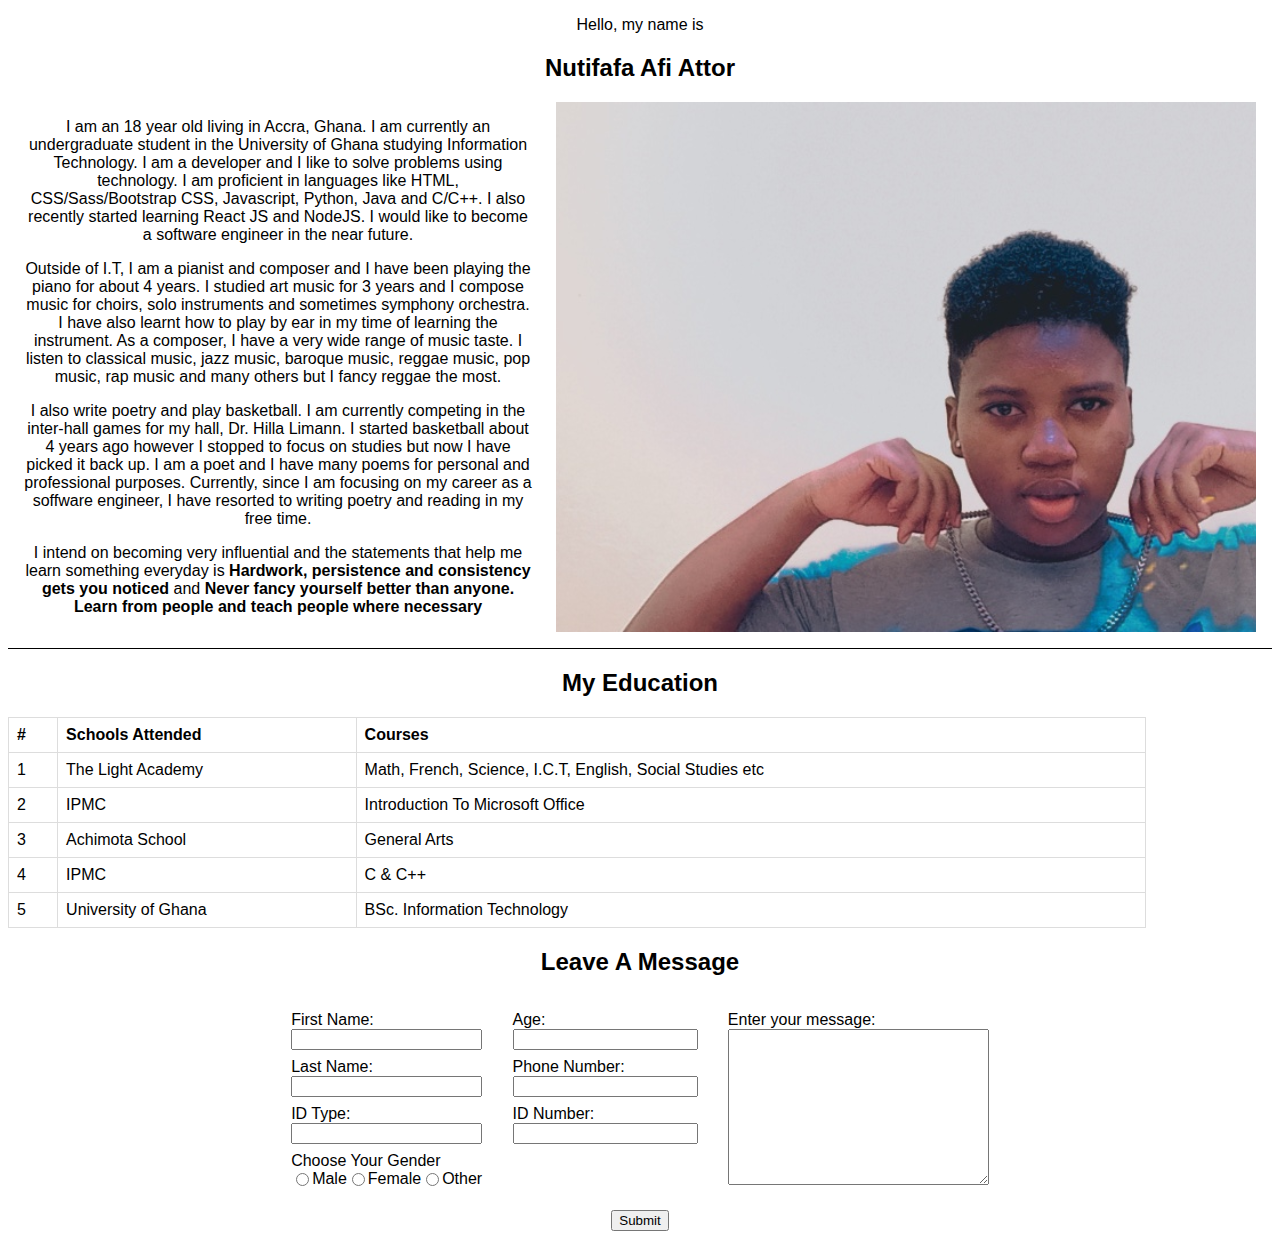
<file: index.html>
<!DOCTYPE html>
<html lang="en">

<head>
    <meta charset="UTF-8">
    <meta http-equiv="X-UA-Compatible" content="IE=edge">
    <meta name="viewport" content="width=device-width, initial-scale=1.0">
    <title>Assignment 1</title>
    <style>
        body {
            font-family: sans-serif;
        }

        .profile__info {
            text-align: center;
            border-bottom: 1px solid #000;
        }

        .profile__info-subtitle {
            font-weight: 200;
        }

        .profile__info-content {
            display: flex;
            column-gap: 1.5rem;
            margin: 1rem;
        }

        .profile__info-img {
            object-fit: cover;
            width: 700px;
        }

        .profile__table-title,
        .profile__form-title {
            text-align: center;
        }

        table {
            font-family: arial, sans-serif;
            border-collapse: collapse;
            width: 90%;
        }

        td,
        th {
            border: 1px solid #dddddd;
            text-align: left;
            padding: 8px;
        }

        form {
            padding: 1rem;
            width: 60%;
            display: flex;
            justify-content: space-evenly;
        }

        form div {
            display: flex;
            flex-direction: column;
        }

        .profile__form-wrapper {
            display: flex;
            justify-content: center;
            align-items: center;
        }

        input {
            margin-bottom: .5rem;
        }
    </style>
</head>

<body>
    <main>
        <section class="profile__info">
            <p class="section__info-subtitle">Hello, my name is </p>
            <h2 class="profile__info-title">Nutifafa Afi Attor</h2>
            <div class="profile__info-content">
                <div class="profile__info-description">
                    <p>
                        I am an 18 year old living in Accra, Ghana. I am currently an undergraduate student in the
                        University of Ghana studying Information Technology. I am a developer and I like to solve
                        problems using technology.
                        I am proficient in languages like HTML, CSS/Sass/Bootstrap CSS, Javascript, Python, Java and
                        C/C++. I also recently started learning
                        React JS and NodeJS. I would like to become a software engineer in the near future.
                    </p>
                    <p>
                        Outside of I.T, I am a pianist and composer and I have been playing the piano for about 4 years.
                        I studied art music for 3 years and I compose music
                        for choirs, solo instruments and sometimes symphony orchestra. I have also learnt how to play by
                        ear in my time of learning
                        the instrument. As a composer, I have a very wide range of music taste. I listen to classical
                        music, jazz music, baroque
                        music, reggae music, pop music, rap music and many others but I fancy reggae the most.
                    </p>
                    <p>
                        I also write poetry and play basketball. I am currently competing in the inter-hall games for my
                        hall, Dr. Hilla Limann.
                        I started basketball about 4 years ago however I stopped to focus on studies but now I have
                        picked it back up. I am a poet and
                        I have many poems for personal and professional purposes. Currently, since I am focusing on my
                        career as a soffware
                        engineer, I have resorted to writing poetry and reading in my free time.
                    </p>
                    <p>
                        I intend on becoming very influential and the statements that help me learn something everyday
                        is <strong>Hardwork, persistence and consistency gets you noticed</strong>
                        and <strong>Never fancy yourself better than anyone. Learn from people and teach people where
                            necessary</strong>
                    </p>
                </div>

                <img src="/me.jpg" alt="" class="profile__info-img">
            </div>

        </section>
        <section class="profile__table">
            <h2 class="profile__table-title">My Education</h2>
            <table>
                <tr>
                    <th>#</th>
                    <th>Schools Attended</th>
                    <th>Courses</th>
                </tr>
                <tr>
                    <td>1</td>
                    <td>The Light Academy</td>
                    <td>Math, French, Science, I.C.T, English, Social Studies etc</td>
                </tr>
                <tr>
                    <td>2</td>
                    <td>IPMC</td>
                    <td>Introduction To Microsoft Office</td>
                </tr>
                <tr>
                    <td>3</td>
                    <td>Achimota School</td>
                    <td>General Arts</td>
                </tr>
                <tr>
                    <td>4</td>
                    <td>IPMC</td>
                    <td>C & C++</td>
                </tr>
                <tr>
                    <td>5</td>
                    <td>University of Ghana</td>
                    <td>BSc. Information Technology</td>
                </tr>
            </table>

        </section>
        <section class="profile__form">
            <h2 class="profile__form-title">Leave A Message</h2>
            <div class="profile__form-wrapper">
                <form action="">
                    <div>
                        <label for="">First Name: </label>
                        <input type="text">

                        <label for="">Last Name: </label>
                        <input type="text">

                        <label for="">ID Type: </label>
                        <input type="text">

                        <label>Choose Your Gender</label>
                        <div style="display: flex; flex-direction: row;">

                            <input type="radio" name="" id="">
                            <label for="">Male</label>
                            <input type="radio" name="" id="">
                            <label for="">Female</label>
                            <input type="radio" name="" id="">
                            <label for="">Other</label>
                        </div>
                    </div>

                    <div>
                        <label for="">Age: </label>
                        <input type="number">

                        <label for="">Phone Number: </label>
                        <input type="text">

                        <label for="">ID Number: </label>
                        <input type="text">
                        <br>
                    </div>

                    <div>
                        <label for="">Enter your message:</label>
                        <textarea name="" id="" cols="30" rows="10"></textarea>

                    </div>
                    



                </form>

                
                
                
            </div>

            <div style="display: flex;justify-content: center;align-items: center;">     
                <button type="submit" >Submit</button>
            </div>
        </section>
    </main>
</body>

</html>
</file>
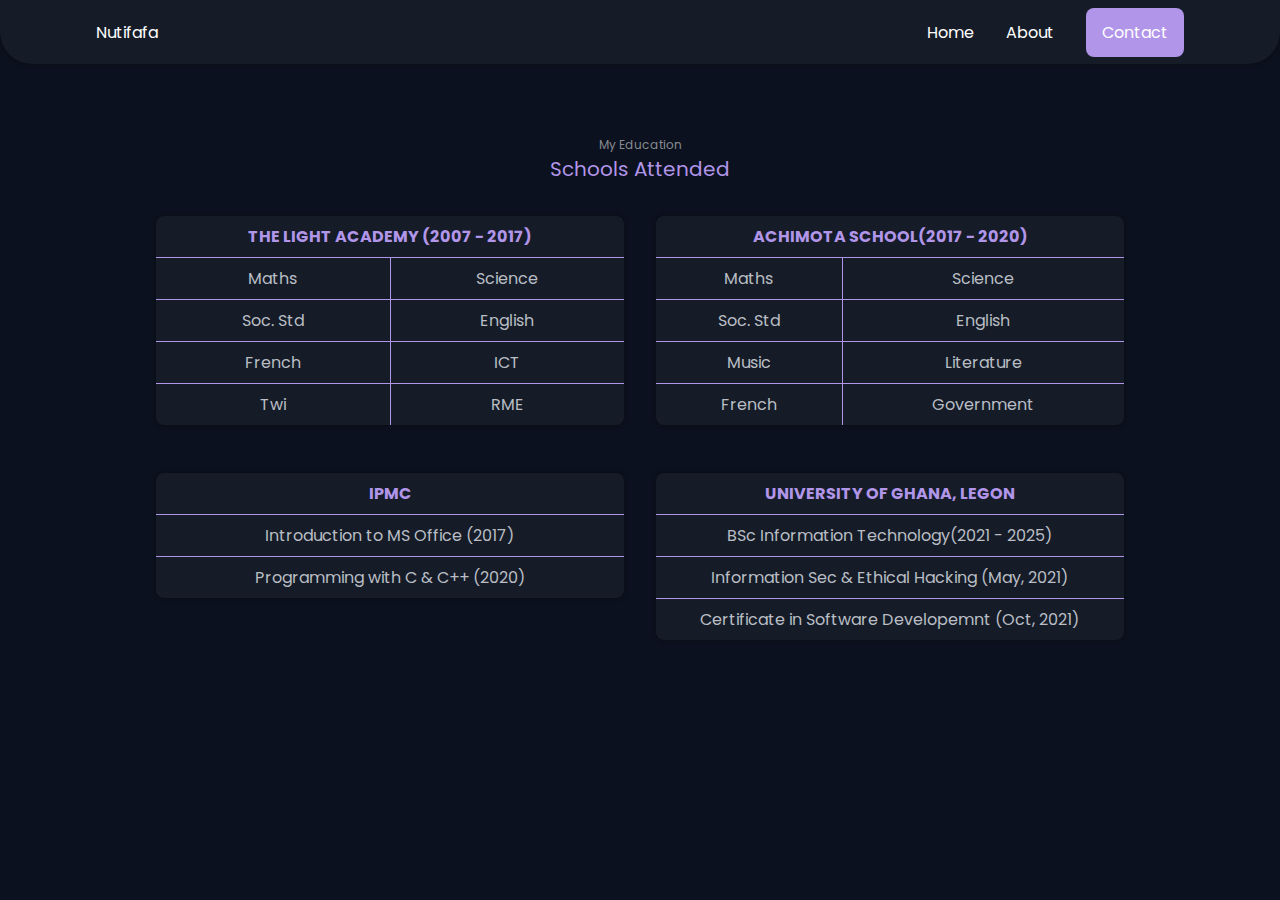
<file: Assignment-2/about.html>
<!DOCTYPE html>
<html lang="en">
<head>
    <meta charset="UTF-8">
    <meta http-equiv="X-UA-Compatible" content="IE=edge">
    <meta name="viewport" content="width=device-width, initial-scale=1.0">
    <link rel="stylesheet" href="style.css">
    <title>10880497</title>
</head>
<body>
    <header class="header">
        <nav class="nav">
            <a href="#" class="nav__logo">Nutifafa</a>

            <div class="nav__menu">
                <ul class="nav__list">
                    <li class="nav__item">
                        <a href="/index.html" class="nav__link">Home</a>
                    </li>
                    <li class="nav__item">
                        <a href="/about.html" class="nav__link">About</a>
                    </li>
                    <li class="nav__item">
                        <a href="/contact.html" class="nav__link button">Contact</a>
                    </li>
                </ul>
            </div>
        </nav>
    </header>

    <section class="section about">
        <span class="section__subtitle">My Education</span>
        <h2 class="section__title">Schools Attended</h2>

        <div class="about__container container">
            <div class="row">
                <table class="table">
                    <tr >
                        <th colspan="2">The Light Academy (2007 - 2017)</th>
                    </tr>
                    <tr>
                        <td>Maths</td>
                        <td>Science</td>                  
                    </tr>
                    <tr>
                        <td>Soc. Std</td>
                        <td>English</td>                  
                    </tr>
                    <tr>
                        <td>French</td>
                        <td>ICT</td>                  
                    </tr>
                    <tr>
                        <td>Twi</td>
                        <td>RME</td>                  
                    </tr>
                </table>

                <table class="table">
                    <tr >
                        <th >IPMC</th>
                    </tr>
                    <tr>
                        <td>Introduction to MS Office (2017)</td>                 
                    </tr>
                    <tr>
                        <td>Programming with C & C++ (2020)</td>                  
                    </tr>
                </table>
            </div>

            <div class="row">
                <table class="table">
                    <tr >
                        <th colspan="2">Achimota School(2017 - 2020)</th>
                    </tr>
                    <tr>
                        <td>Maths</td>
                        <td>Science</td>                  
                    </tr>
                    <tr>
                        <td>Soc. Std</td>
                        <td>English</td>                  
                    </tr>
                    <tr>
                        <td>Music</td>
                        <td>Literature</td>                  
                    </tr>
                    <tr>
                        <td>French </td>
                        <td>Government</td>                  
                    </tr>
                </table>
    
                <table class="table">
                    <tr >
                        <th>University of Ghana, Legon</th>
                    </tr>
                    <tr>
                        <td>BSc Information Technology(2021 - 2025)</td>                 
                    </tr>
                    <tr>
                        <td>Information Sec & Ethical Hacking (May, 2021)</td>                
                    </tr>
                    <tr>
                        <td>Certificate in Software Developemnt (Oct, 2021)</td>                
                    </tr>
                </table>
            </div>

            
        </div>

    </section>

</body>
</html>
</file>
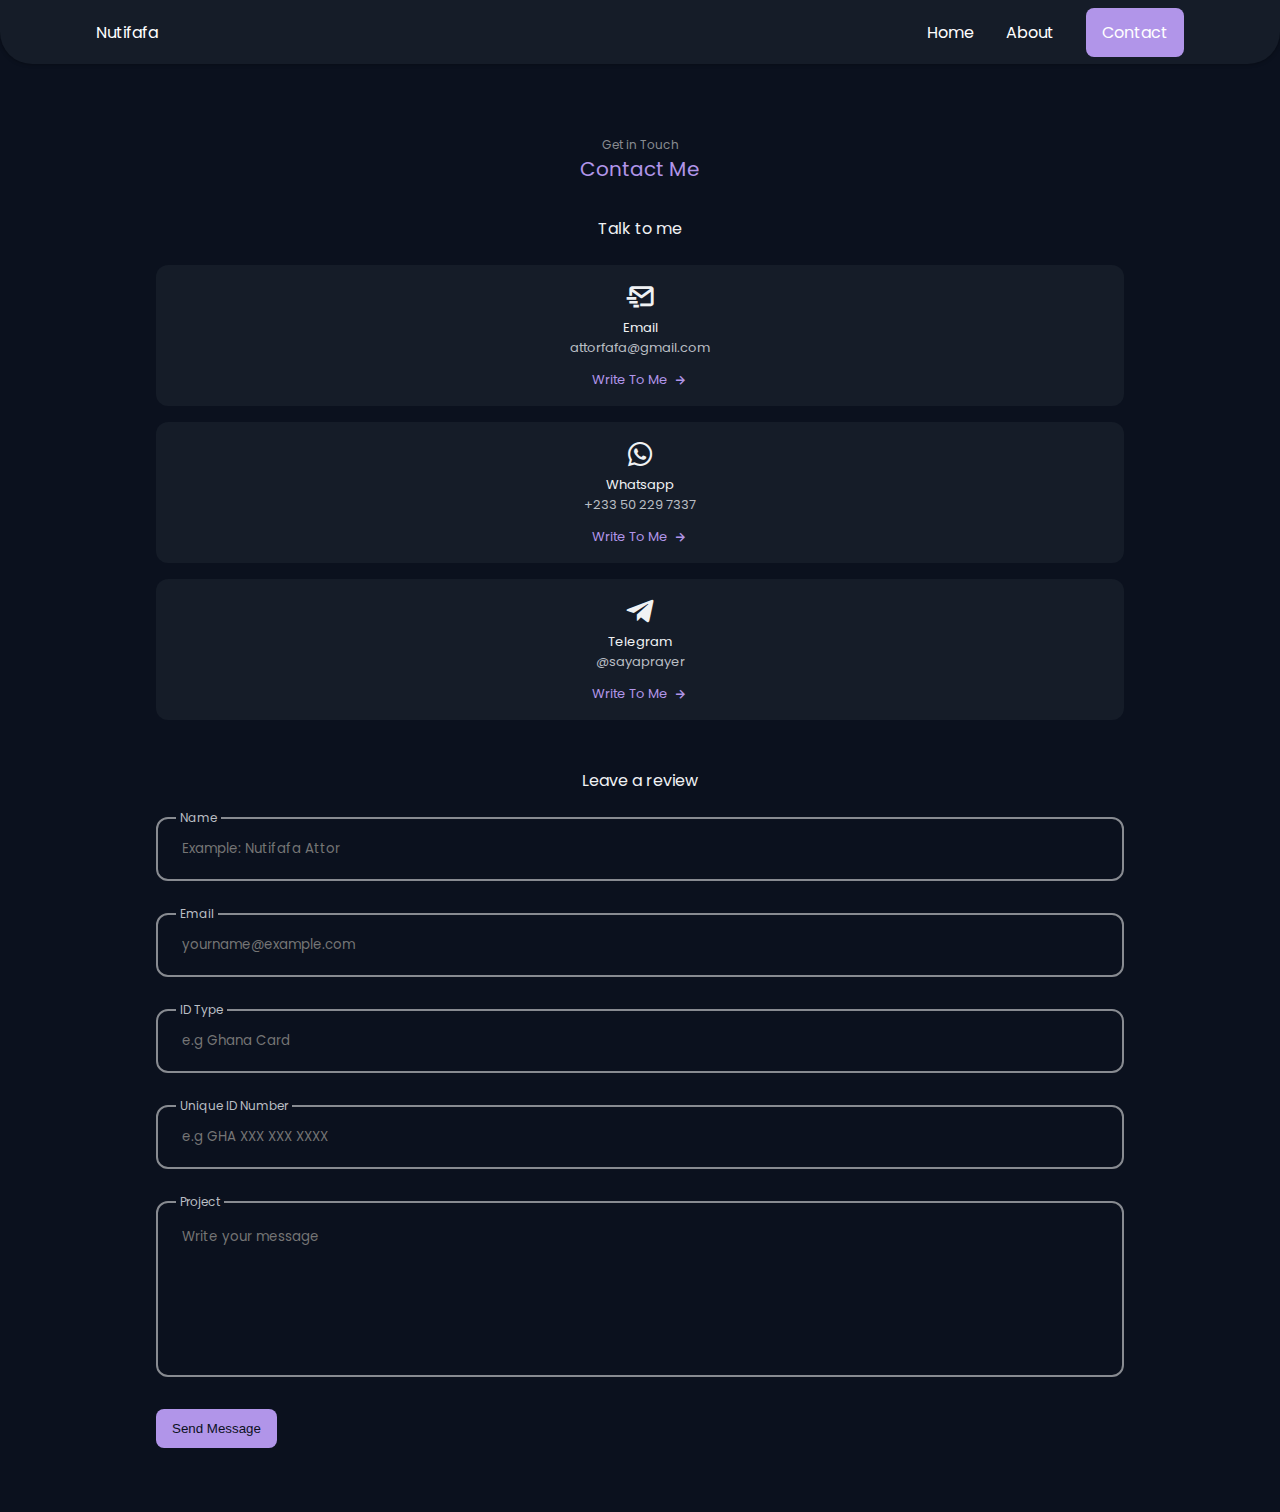
<file: Assignment-2/contact.html>
<!DOCTYPE html>
<html lang="en">
<head>
    <meta charset="UTF-8">
    <meta http-equiv="X-UA-Compatible" content="IE=edge">
    <meta name="viewport" content="width=device-width, initial-scale=1.0">
    <link rel="stylesheet" href="style.css">
    <link href='https://unpkg.com/boxicons@2.1.1/css/boxicons.min.css' rel='stylesheet'>
    <title>10880497</title>
</head>
<body>
    <header class="header">
        <nav class="nav">
            <a href="#" class="nav__logo">Nutifafa</a>

            <div class="nav__menu">
                <ul class="nav__list">
                    <li class="nav__item">
                        <a href="/index.html" class="nav__link">Home</a>
                    </li>
                    <li class="nav__item">
                        <a href="/about.html" class="nav__link">About</a>
                    </li>
                    <li class="nav__item">
                        <a href="/contact.html" class="nav__link button">Contact</a>
                    </li>
                </ul>
            </div>
        </nav>
    </header>

    <!--=============== CONTACT ===============-->
    <section class="contact section" id="contact">
        <span class="section__subtitle">Get in Touch</span>
        <h2 class="section__title">Contact Me</h2>

        <div class="contact__container container grid">
            <div class="contact__content">
                <h3 class="contact__title">Talk to me</h3>

                <div class="contact__info">
                    <div class="contact__card">
                        <i class='bx bx-mail-send contact__card-icon' ></i>
                        <h3 class="contact__card-title">Email</h3>
                        <span class="contact__card-data">attorfafa@gmail.com</span>

                        <a href="mailto:attorfafa@gmail.com" target="_blank" class="contact__button">
                            Write To Me
                            <i class='bx bx-right-arrow-alt contact__button-icon' ></i>
                        </a>
                    </div>
                    <div class="contact__card">
                        <i class='bx bxl-whatsapp contact__card-icon' ></i>
                        <h3 class="contact__card-title">Whatsapp</h3>
                        <span class="contact__card-data">+233 50 229 7337</span>

                        <a href="https://api.whatsapp.com/send/?phone=233502297337&text=Hello%20Nutifafa,%20nice%20to%20meet%20you!" target="_blank" class="contact__button">
                            Write To Me
                            <i class='bx bx-right-arrow-alt contact__button-icon' ></i>
                        </a>
                    </div>
                    <div class="contact__card">
                        <i class='bx bxl-telegram contact__card-icon' ></i>
                        <h3 class="contact__card-title">Telegram</h3>
                        <span class="contact__card-data">@sayaprayer</span>

                        <a href="https://t.me/sayaprayer" target="_blank" class="contact__button">
                            Write To Me
                            <i class='bx bx-right-arrow-alt contact__button-icon' ></i>
                        </a>
                    </div>
                </div>
            </div>
            <div class="contact__content">
                <h3 class="contact__title">Leave a review</h3>

                <form action="" class="contact__form" name="contact" method="POST" data-netlify="true">
                    <div class="contact__form-div">
                        <label for="" class="contact__form-tag">Name</label>
                        <input type="text" placeholder="Example: Nutifafa Attor" class="contact__form-input">
                    </div>
                    <div class="contact__form-div">
                        <label for="" class="contact__form-tag">Email</label>
                        <input type="email" placeholder="yourname@example.com" class="contact__form-input">
                    </div>
                    <div class="contact__form-div">
                        <label for="" class="contact__form-tag">ID Type</label>
                        <input type="email" placeholder="e.g Ghana Card" class="contact__form-input">
                    </div>
                    <div class="contact__form-div">
                        <label for="" class="contact__form-tag">Unique ID Number</label>
                        <input type="email" placeholder="e.g GHA XXX XXX XXXX" class="contact__form-input">
                    </div>
                    <div class="contact__form-div contact__form-area">
                        <label for="" class="contact__form-tag">Project</label>
                        <textarea name="" id="" cols="30" rows="10" placeholder="Write your message" class="contact__form-input "></textarea>
                    </div>

                    <button class="button" type="submit">Send Message</button>
                </form>
            </div>
        </div>
    </section>
</body>
</html>
</file>
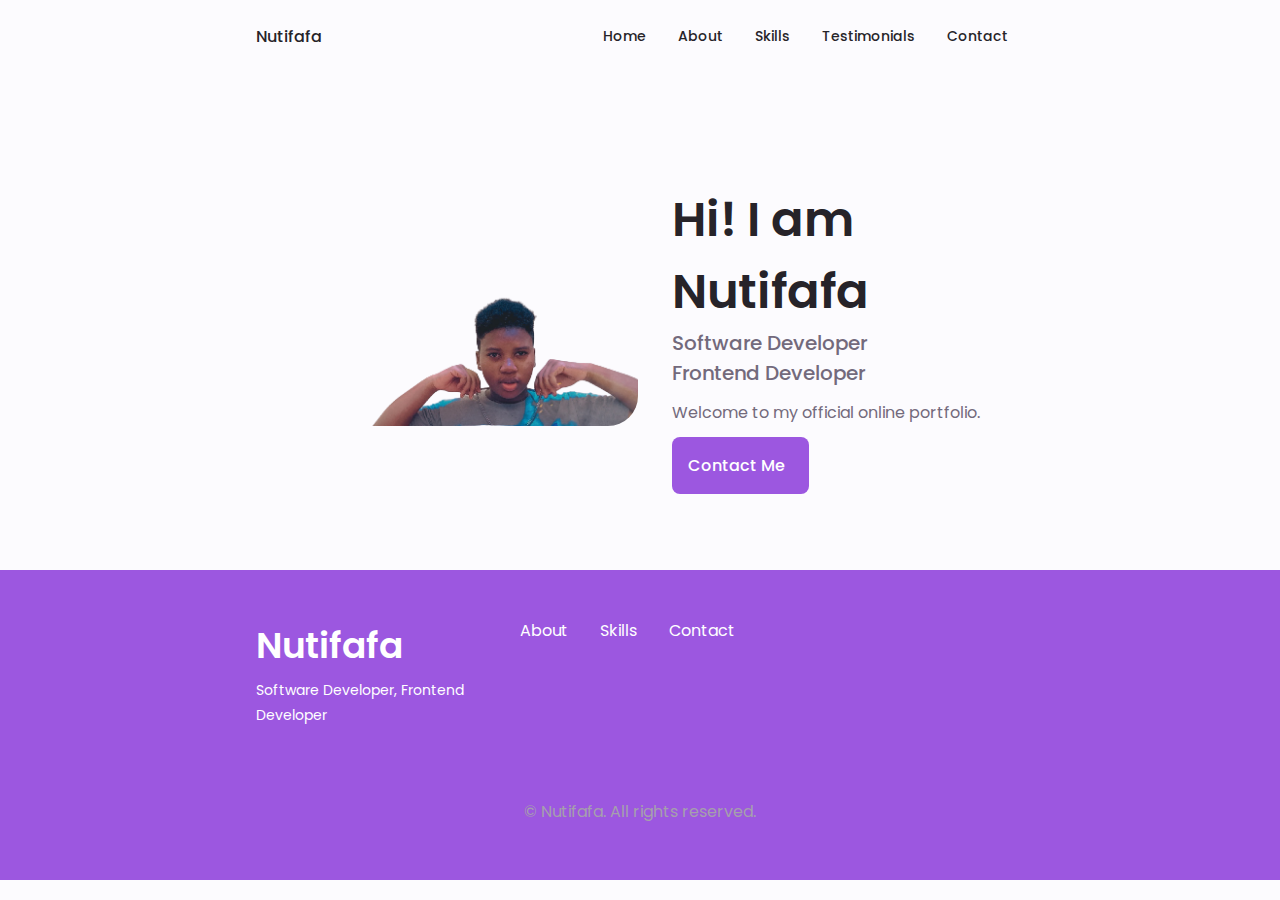
<file: Assignment-3/home.html>
<!DOCTYPE html>
    <html lang="en">
    <head>
        <meta charset="UTF-8">
        <meta name="viewport" content="width=device-width, initial-scale=1.0">

        <!--==================== UNICONS ====================-->
        <link rel="stylesheet" href="https://unicons.iconscout.com/release/v4.0.0/css/line.css">
        
        <!--==================== CSS ====================-->
        <link rel="stylesheet" href="theme.css">

        <title>Nutifafa | Portfolio</title>
    </head>
    <body>
        <!--==================== HEADER ====================-->
        <header class="header" id="header">
            <nav class="nav container">
                <a href="#" class="nav__logo">Nutifafa</a>

                <div class="nav__menu" id="nav-menu">
                    <ul class="nav__list grid">
                        <li class="nav__item">
                            <a href="home.html" class="nav__link active-link">
                                <i class="uil uil-estate nav__icon"></i> Home
                            </a>
                        </li>
                        <li class="nav__item">
                            <a href="about.html" class="nav__link">
                                <i class="uil uil-user nav__icon"></i> About
                            </a>
                        </li><li class="nav__item">
                            <a href="skills.html" class="nav__link">
                                <i class="uil uil-file-alt nav__icon"></i> Skills
                            </a>
                        </li><li class="nav__item">
                            <a href="testimonials.html" class="nav__link">
                                <i class="uil uil-scenery nav__icon"></i> Testimonials
                            </a>
                        </li><li class="nav__item">
                            <a href="contact.html" class="nav__link">
                                <i class="uil uil-message nav__icon"></i> Contact
                            </a>
                        </li>
                    </ul>
                    <i class="uil uil-times nav__close" id="nav-close"></i>
                </div>

                <div class="nav__btns">
                    <div class="nav__toggle" id="nav-toggle">
                        <i class="uil uil-apps"></i>
                    </div>
                </div>
            </nav>
        </header>

        <!--==================== MAIN ====================-->
        <main class="main">
            <!--==================== HOME ====================-->
            <section class="home section" id="home">
                <div class="home__container container grid">
                    <div class="home__content grid">
                            <div class="home__social">
                                <a href="https://www.instagram.com/n.utifafa/" target="_blank" class="home__social-icon">
                                    <i class="uil uil-instagram"></i>
                                </a>
                                <a href="https://twitter.com/Nutifafa18" target="_blank" class="home__social-icon">
                                    <i class="uil uil-twitter-alt"></i>
                                </a>
                                <a href="https://github.com/neophyte-programmer" target="_blank" class="home__social-icon">
                                    <i class="uil uil-github-alt"></i>
                                </a>
                            </div>

                            <div class="home__img">
                                <img class="home__blob-img" src="img/5-removebg-preview.png" alt="">
                            </div>

                            <div class="home__data">
                                <h1 class="home__title">Hi! I am Nutifafa</h1>
                                <h3 class="home__subtitle"> 
                                    <i class="uil uil-bolt-alt bolt__font"></i> Software Developer <br> 
                                    <i class="uil uil-bolt-alt bolt__font"></i> Frontend Developer</h3>
                                <p class="home__description">
                                    Welcome to my official online portfolio.
                                </p>
                                <a href="contact.html" class="button button--flex">
                                    Contact Me <i class="uil uil-message button__icon"></i>
                                </a>
                            </div>
                    </div>

                    
                </div>
            </section>

        </main>

        <!--==================== FOOTER ====================-->
        <footer class="footer">
            <div class="footer__bg">
                <div class="footer__container container grid">
                    <div>
                        <h1 class="footer__title">Nutifafa</h1>
                        <span class="footer__subtitle">Software Developer, Frontend Developer</span>
                    </div>

                    <ul class="footer__links">
                        <li>
                            <a href="about.html" class="footer__link">About</a>
                        </li>

                        <li>
                            <a href="skills.html" class="footer__link">Skills</a>
                        </li>

                        <li>
                            <a href="contact.html" class="footer__link">Contact</a>
                        </li>

                    </ul>

                    <div class="footer__socials">
                        <a href="https://www.instagram.com/n.utifafa/" target="_blank" class="footer__social">
                            <i class="uil uil-instagram"></i>
                        </a>

                        <a href="https://twitter.com/Nutifafa18" target="_blank" class="footer__social">
                            <i class="uil uil-twitter-alt"></i>
                        </a>

                        <a href="https://www.snapchat.com/add/nuti_attor?share_id=Hmv9irX0CF0&locale=en-GB" target="_blank" class="footer__social">
                            <i class="uil uil-snapchat-alt"></i>
                        </a>

                    </div>
                </div>

                <p class="footer__copy">
                    &copy; Nutifafa. All rights reserved.
                </p>
            </div>
            
        </footer>
        

        <!--==================== MAIN JS ====================-->
        <script src="app.js"></script>
    </body>
</html>
</file>
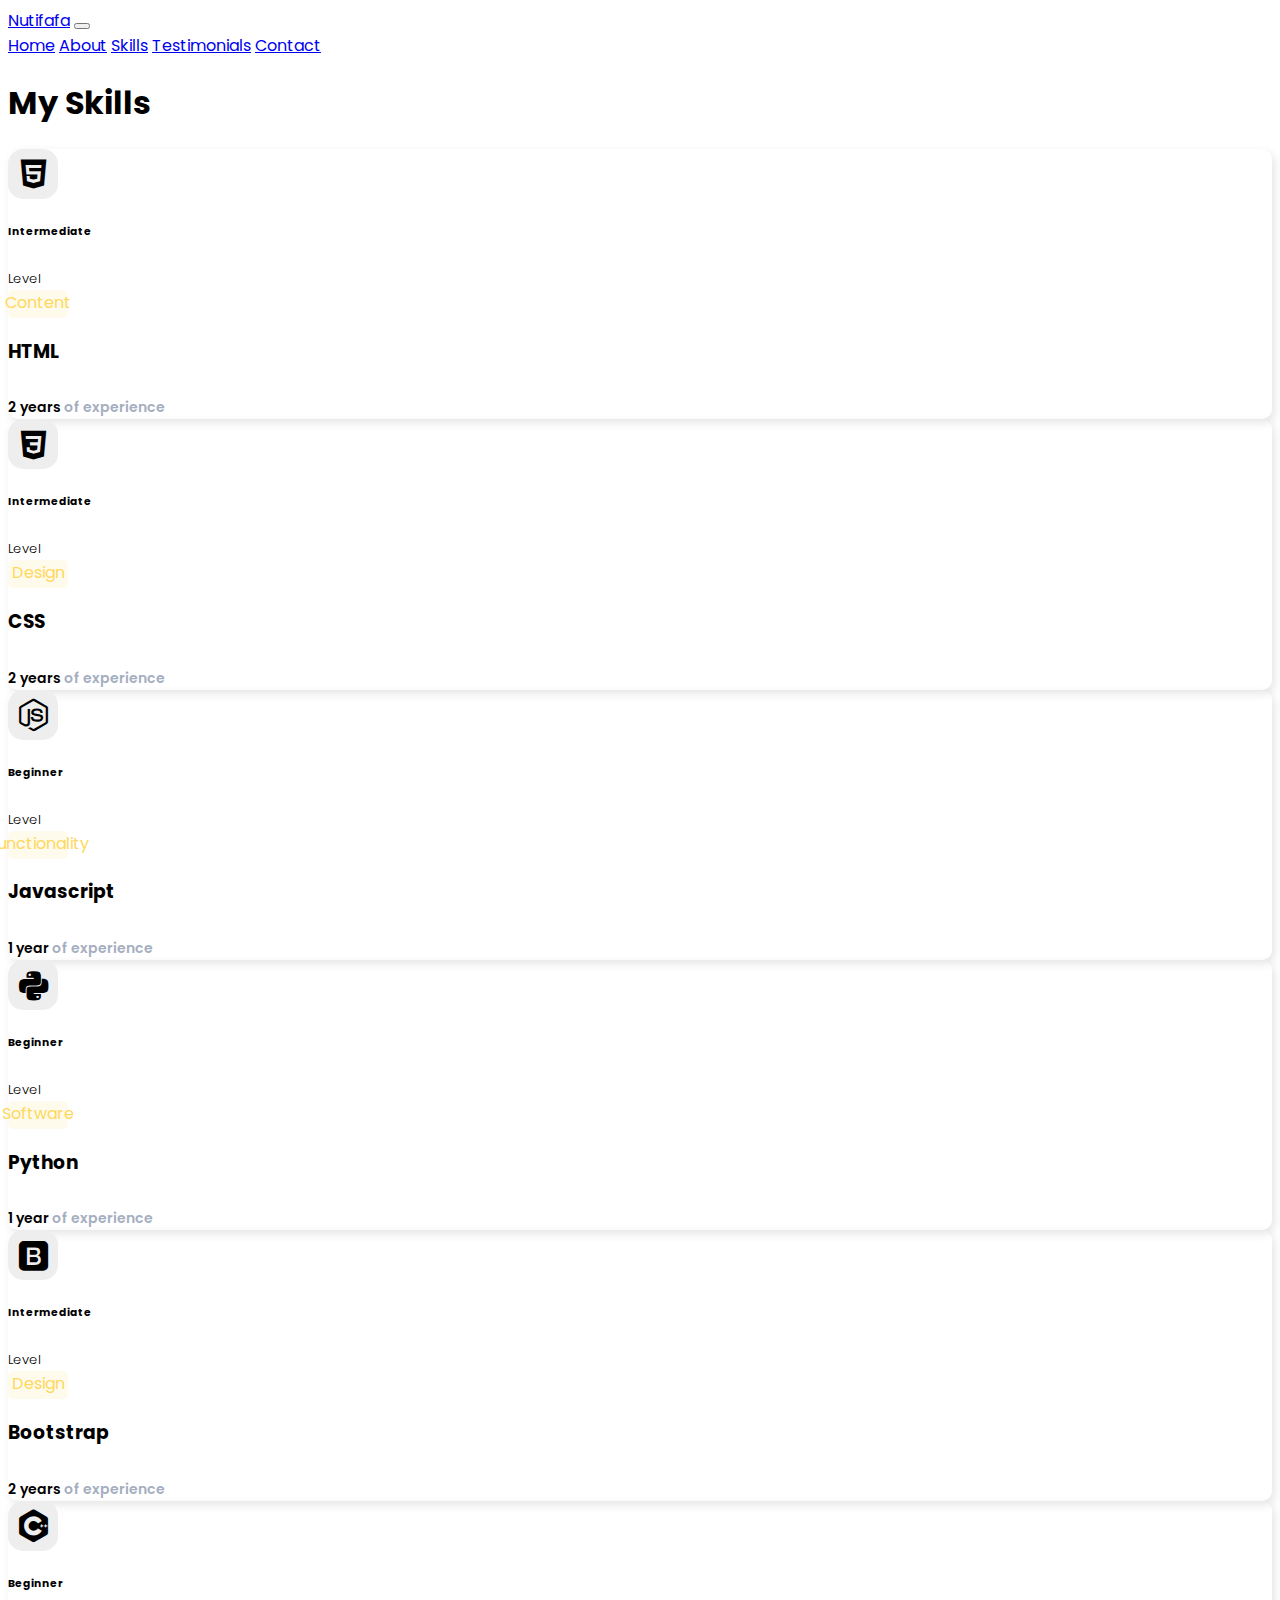
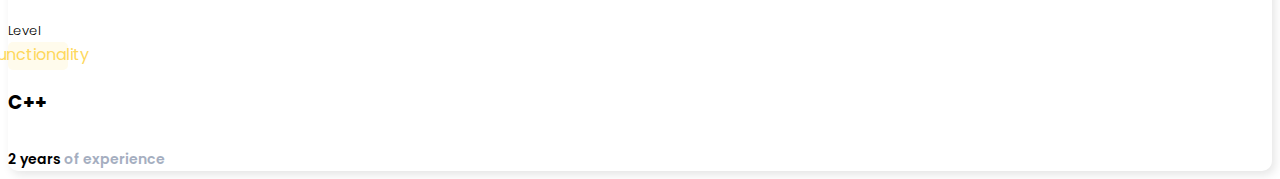
<file: Assignment-4/skills.html>
<!DOCTYPE html>
<html lang="en">

<head>
  <meta charset="UTF-8">
  <meta http-equiv="X-UA-Compatible" content="IE=edge">
  <meta name="viewport" content="width=device-width, initial-scale=1.0">
  <link href="https://cdn.jsdelivr.net/npm/bootstrap@5.1.3/dist/css/bootstrap.min.css" rel="stylesheet"
    integrity="sha384-1BmE4kWBq78iYhFldvKuhfTAU6auU8tT94WrHftjDbrCEXSU1oBoqyl2QvZ6jIW3" crossorigin="anonymous">
    <link href='https://unpkg.com/boxicons@2.1.2/css/boxicons.min.css' rel='stylesheet'>
  <link rel="preconnect" href="https://fonts.googleapis.com">
<link rel="preconnect" href="https://fonts.gstatic.com" crossorigin>
<link href="https://fonts.googleapis.com/css2?family=Poppins:wght@400;500;600;700&display=swap" rel="stylesheet">
  <title>Skills</title>
  <style>
    body {
      font-family: 'Poppins', sans-serif;
    }

    .card {
      border: none;
      box-shadow: 3px 4px 10px rgba(0, 0, 0, 0.1);
      border-radius: 10px
    }

    .c-details span {
      font-weight: 300;
      font-size: 13px
    }

    .icon {
      width: 50px;
      height: 50px;
      background-color: #eee;
      border-radius: 15px;
      display: flex;
      align-items: center;
      justify-content: center;
      font-size: 39px
    }

    .badge span {
      background-color: #fffbec;
      width: 60px;
      height: 25px;
      padding-bottom: 3px;
      border-radius: 5px;
      display: flex;
      color: #fed85d;
      justify-content: center;
      align-items: center
    }

    .progress {
      height: 10px;
      border-radius: 10px
    }

    .text1 {
      font-size: 14px;
      font-weight: 600
    }

    .text2 {
      color: #a5aec0
    }
  </style>
</head>

<body>
  <header>
    <nav class="navbar navbar-dark bg-dark">
      <div class="container-fluid">
        <a class="navbar-brand" href="#">Nutifafa</a>
        <button class="navbar-toggler" type="button" data-bs-toggle="collapse" data-bs-target="#navbarNavAltMarkup"
          aria-controls="navbarNavAltMarkup" aria-expanded="false" aria-label="Toggle navigation">
          <span class="navbar-toggler-icon"></span>
        </button>
        <div class="collapse navbar-collapse" id="navbarNavAltMarkup">
          <div class="navbar-nav">
            <a class="nav-link" href="/index.html">Home</a>
            <a class="nav-link" href="/about.html">About</a>
            <a class="nav-link active" aria-current="page" href="/skills.html">Skills</a>
            <a class="nav-link" href="/testimonials.html">Testimonials</a>
            <a class="nav-link" href="/contact.html">Contact</a>
          </div>
        </div>
      </div>
    </nav>
  </header>
  <main class="container p-3">
    <h1 class="title text-primary text-center">My Skills</h1>

    <div class="container mt-5 mb-3">
      <div class="row">
        <div class="col-md-4">
          <div class="card p-3 mb-2">
            <div class="d-flex justify-content-between">
              <div class="d-flex flex-row align-items-center">
                <div class="icon"> <i class='bx bxl-html5'></i> </div>
                <div class="ms-2 c-details">
                  <h6 class="mb-0">Intermediate</h6> <span>Level</span>
                </div>
              </div>
              <div class="badge"> <span>Content</span> </div>
            </div>
            <div class="mt-5">
              <h3 class="heading">HTML</h3>
              <div class="mt-5">
                <div class="progress">
                  <div class="progress-bar" role="progressbar" style="width: 80%" aria-valuenow="50" aria-valuemin="0"
                    aria-valuemax="100"></div>
                </div>
                <div class="mt-3"> <span class="text1">2 years <span class="text2">of experience</span></span>
                </div>
              </div>
            </div>
          </div>
        </div>
        <div class="col-md-4">
          <div class="card p-3 mb-2">
            <div class="d-flex justify-content-between">
              <div class="d-flex flex-row align-items-center">
                <div class="icon"> <i class='bx bxl-css3' ></i> </div>
                <div class="ms-2 c-details">
                  <h6 class="mb-0">Intermediate</h6> <span>Level</span>
                </div>
              </div>
              <div class="badge"> <span>Design</span> </div>
            </div>
            <div class="mt-5">
              <h3 class="heading">CSS</h3>
              <div class="mt-5">
                <div class="progress">
                  <div class="progress-bar" role="progressbar" style="width: 75%" aria-valuenow="50" aria-valuemin="0"
                    aria-valuemax="100"></div>
                </div>
                <div class="mt-3"> <span class="text1">2 years <span class="text2">of experience</span></span>
                </div>
              </div>
            </div>
          </div>
        </div>
        <div class="col-md-4">
          <div class="card p-3 mb-2">
            <div class="d-flex justify-content-between">
              <div class="d-flex flex-row align-items-center">
                <div class="icon"> <i class='bx bxl-nodejs' ></i> </div>
                <div class="ms-2 c-details">
                  <h6 class="mb-0">Beginner</h6> <span>Level</span>
                </div>
              </div>
              <div class="badge"> <span>Functionality</span> </div>
            </div>
            <div class="mt-5">
              <h3 class="heading">Javascript</h3>
              <div class="mt-5">
                <div class="progress">
                  <div class="progress-bar" role="progressbar" style="width: 40%" aria-valuenow="50" aria-valuemin="0"
                    aria-valuemax="100"></div>
                </div>
                <div class="mt-3"> <span class="text1">1 year <span class="text2">of experience</span></span>
                </div>
              </div>
            </div>
          </div>
        </div>
      </div>

      <div class="row">
        <div class="col-md-4">
          <div class="card p-3 mb-2">
            <div class="d-flex justify-content-between">
              <div class="d-flex flex-row align-items-center">
                <div class="icon"> <i class='bx bxl-python' ></i> </div>
                <div class="ms-2 c-details">
                  <h6 class="mb-0">Beginner</h6> <span>Level</span>
                </div>
              </div>
              <div class="badge"> <span>Software</span> </div>
            </div>
            <div class="mt-5">
              <h3 class="heading">Python</h3>
              <div class="mt-5">
                <div class="progress">
                  <div class="progress-bar" role="progressbar" style="width: 30%" aria-valuenow="50" aria-valuemin="0"
                    aria-valuemax="100"></div>
                </div>
                <div class="mt-3"> <span class="text1">1 year <span class="text2">of experience</span></span>
                </div>
              </div>
            </div>
          </div>
        </div>
        <div class="col-md-4">
          <div class="card p-3 mb-2">
            <div class="d-flex justify-content-between">
              <div class="d-flex flex-row align-items-center">
                <div class="icon"> <i class='bx bxl-bootstrap' ></i> </div>
                <div class="ms-2 c-details">
                  <h6 class="mb-0">Intermediate</h6> <span>Level</span>
                </div>
              </div>
              <div class="badge"> <span>Design</span> </div>
            </div>
            <div class="mt-5">
              <h3 class="heading">Bootstrap</h3>
              <div class="mt-5">
                <div class="progress">
                  <div class="progress-bar" role="progressbar" style="width: 70%" aria-valuenow="50" aria-valuemin="0"
                    aria-valuemax="100"></div>
                </div>
                <div class="mt-3"> <span class="text1">2 years <span class="text2">of experience</span></span>
                </div>
              </div>
            </div>
          </div>
        </div>
        <div class="col-md-4">
          <div class="card p-3 mb-2">
            <div class="d-flex justify-content-between">
              <div class="d-flex flex-row align-items-center">
                <div class="icon"> <i class='bx bxl-c-plus-plus' ></i> </div>
                <div class="ms-2 c-details">
                  <h6 class="mb-0">Beginner</h6> <span>Level</span>
                </div>
              </div>
              <div class="badge"> <span>Functionality</span> </div>
            </div>
            <div class="mt-5">
              <h3 class="heading">C++</h3>
              <div class="mt-5">
                <div class="progress">
                  <div class="progress-bar" role="progressbar" style="width: 50%" aria-valuenow="50" aria-valuemin="0"
                    aria-valuemax="100"></div>
                </div>
                <div class="mt-3"> <span class="text1">2 years <span class="text2">of experience</span></span>
                </div>
              </div>
            </div>
          </div>
        </div>
      </div>
    </div>
  </main>

  <script src="https://cdn.jsdelivr.net/npm/@popperjs/core@2.10.2/dist/umd/popper.min.js"
    integrity="sha384-7+zCNj/IqJ95wo16oMtfsKbZ9ccEh31eOz1HGyDuCQ6wgnyJNSYdrPa03rtR1zdB"
    crossorigin="anonymous"></script>
  <script src="https://cdn.jsdelivr.net/npm/bootstrap@5.1.3/dist/js/bootstrap.min.js"
    integrity="sha384-QJHtvGhmr9XOIpI6YVutG+2QOK9T+ZnN4kzFN1RtK3zEFEIsxhlmWl5/YESvpZ13"
    crossorigin="anonymous"></script>
</body>

</html>
</file>
<file: Assignment-2/style.css>
@import url('https://fonts.googleapis.com/css2?family=Poppins:wght@400;500;600&display=swap');

:root {
	--first-hue: 620;
	--sat: 66%;
	--lig: 75%;
	--second-hue: 219;
	--first-color: hsl(var(--first-hue), var(--sat), var(--lig));
	--first-color-alt: hsl(var(--first-hue), var(--sat), 61%);
	--title-color: hsl(var(--second-hue), 15%, 95%);
	--text-color: hsl(var(--second-hue), 8%, 75%);
	--text-color-light: hsl(var(--second-hue), 4%, 55%);
	--body-color: hsl(var(--second-hue), 48%, 8%);
	--container-color: hsl(var(--second-hue), 32%, 12%);
	--body-font: 'Poppins', sans-serif;
	--biggest-font-size: 1.75rem;
	--h1-font-size: 1.5rem;
	--h2-font-size: 1.25rem;
	--h3-font-size: 1rem;
	--normal-font-size: 0.938rem;
	--small-font-size: 0.813rem;
	--smaller-font-size: 0.75rem;
}

* {
	padding: 0;
	margin: 0;
	box-sizing: border-box;
}

body {
	font-family: 'Poppins', sans-serif;
	background: var(--body-color);
    color: var(--text-color);
}

a {
	text-decoration: none;
}

ul {
	list-style: none;
}

h1,
h2,
h3 {
	color: var(--title-color);
	font-weight: var(--font-semibold);
}

ul {
	list-style: none;
}

a {
	text-decoration: none;
}

button {
	cursor: pointer;
	border: none;
	outline: none;
}

img {
	max-width: 100%;
	height: auto;
	object-fit: cover;
}

/* REUSABLE CSS CLASSES */
.container {
	max-width: 968px;
	margin-left: auto;
	margin-right: auto;
}

.section {
	padding: 4rem 0 1rem;
}

.section__title {
	margin-bottom: 3.5rem;
}

.grid {
	display: grid;
	gap: 1.25rem;
}

.section {
	padding: 4.5rem 0 1rem;
}

.section__title,
.section__subtitle {
	text-align: center;
}

.section__title {
	font-size: var(--h2-font-size);
	color: var(--first-color);
	margin-bottom: 2rem;
}

.section__subtitle {
	display: block;
	font-size: var(--smaller-font-size);
	color: var(--text-color-light);
}

.button {
	display: inline-block;
	background-color: var(--first-color);
	color: var(--body-color);
	padding: 0.75rem 1rem;
	border-radius: 0.5rem;
	font-weight: var(--font-medium);
	transition: 0.4s;
}

.button:hover {
	background-color: var(--first-color-alt);
	color: var(--body-color);
}

/* NAVBAR   */
.header {
	background-color: var(--container-color);
	height: 4rem;
	padding: 1rem;
	box-shadow: 0 0 4px rgba(0, 0, 0, 0.4);
	border-bottom-left-radius: 2rem;
	border-bottom-right-radius: 2rem;
}

.nav {
	display: flex;
	align-items: center;
	justify-content: space-between;
	margin: 0 5rem 0 5rem;
	height: 100%;
}

.nav__list {
	display: flex;
	align-items: center;
	column-gap: 2rem;
}

.nav__link,
.nav__logo {
	color: #fff;
}

/* HOME */

.home__container {
	grid-template-columns: repeat(2, 1fr);
	align-items: center;
	column-gap: 4rem;
}

.home__img {
	width: 520px;
	border-radius: 1.5rem;
	justify-self: center;
}

.home__data {
	text-align: initial;
}

.home__box {
	background-color: var(--container-color);
	border-radius: 0.75rem;
	padding: 0.75rem 0.5rem;
}

.home__description {
	margin-bottom: 2.5rem;
	color: var(--text-color);
	padding: 0 2rem 0 0;
}

.home__info {
	justify-content: initial;
}


/* ABOUT */
.about__container {
    display: flex;
    width: 100%;
    column-gap: 2rem;
}

.row {
    width: 100%;
}

.table {
    border-collapse: collapse;
    width: 100%;
    background-color: var(--container-color);
    padding: .5rem;
    border-radius: .5rem;
    box-shadow: 0 0 4px rgba(0, 0, 0, 0.4);
    margin-bottom: 3rem;
}

th {
    border-bottom: 1px solid var(--first-color);
    text-transform: uppercase;
    color: var(--first-color);
}

td:nth-child(2) {
    border-left: 1px solid var(--first-color);
}

tr:not(:last-child) {
    border-bottom: 1px solid var(--first-color);

}

td,
th {
    /* border: 1px solid #dddddd; */
    text-align: center;
    padding: .5rem;
}


/* CONTACT */
.contact__container {
    row-gap: 3rem;
    padding-bottom: 3rem;
  }
  
  .contact__title {
    text-align: center;
    font-size: var(--h3-font-size);
    margin-bottom: 1.5rem;
  }
  
  .contact__info {
    display: grid;
    gap: 1rem;
  }
  
  .contact__card {
    background-color: var(--container-color);
    padding: 1rem;
    border-radius: .75rem;
    text-align: center;
  }
  
  .contact__card-icon {
    font-size: 2rem;
    color: var(--title-color);
    margin-bottom: .25rem;
  }
  
  .contact__card-title, 
  .contact__card-data {
    font-size: var(--small-font-size);
  }
  
  .contact__card-title {
    font-weight: var(--font-medium);
  }
  
  .contact__card-data {
    display: block;
    margin-bottom: .75rem;
  }
  
  .contact__button {
    color: var(--first-color);
    font-size: var(--small-font-size);
    display: flex;
    align-items: center;
    justify-content: center;
    column-gap: .25rem;
  }
  
  .contact__button:hover .contact__button-icon {
    transform: translateX(.25rem);
  }
  
  .contact__button-icon {
    font-size: 1rem;
    transition: .4s;
  }
  
  .contact__form-div {
    position: relative;
    margin-bottom: 2rem;
    height: 4rem;
  }
  
  .contact__form-input {
    position: absolute;
    top: 0;
    left: 0;
    width: 100%;
    height: 100%;
    border: 2px solid var(--text-color-light);
    background: none;
    color: var(--text-color);
    outline: none;
    padding: 1.5rem;
    border-radius: .75rem;
    z-index: 1;
    font-family: var(--body-font);
  }
  
  .contact__form-tag {
    position: absolute;
    top: -.75rem;
    left: 1.25rem;
    font-size: var(--smaller-font-size);
    padding: .25rem;
    background-color: var(--body-color);
    z-index: 10;
  }
  
  .contact__form-area {
    height: 11rem;
  }
  
  .contact__form-area textarea {
    resize: none;
  }
</file>
<file: Assignment-3/theme.css>
/*==================== GOOGLE FONTS ====================*/
@import url('https://fonts.googleapis.com/css2?family=Poppins:wght@400;500;600&display=swap');

/*==================== VARIABLES CSS ====================*/
:root {
    --header-height: 3rem;

    /*========== Colors ==========*/
    /*If you want to change main theme color */
    --hue-color: 270; /*Purple 250 - Green 142 - Blue 230 - Pink 340*/

    /* HSL color mode */
    --first-color: hsl(var(--hue-color), 69%, 61%);
    --first-color-second: hsl(var(--hue-color), 69%, 61%);
    --first-color-alt: hsl(var(--hue-color), 57%, 53%);
    --first-color-lighter: hsl(var(--hue-color), 92%, 85%);
    --title-color: hsl(var(--hue-color), 8%, 15%);
    --text-color: hsl(var(--hue-color), 8%, 45%);
    --text-color-light: hsl(var(--hue-color), 8%, 65%);
    --input-color: hsl(var(--hue-color), 70%, 96%);
    --body-color: hsl(var(--hue-color), 60%, 99%);
    --container-color: #fff;

    /*========== Font and typography ==========*/
    --body-font: 'Poppins', sans-serif;

    
    --big-font-size: 2rem;
    --h1-font-size: 1.5rem;
    --h2-font-size: 1.25rem;
    --h3-font-size: 1.125rem;
    --normal-font-size: 0.938rem;
    --small-font-size: 0.813rem;
    --smaller-font-size: 0.75rem;

    /*========== Font weight ==========*/
    --font-medium: 500;
    --font-semi-bold: 600;

    /*========== Margin Bottoms ==========*/
    
    --mb-0-25: 0.25rem;
    --mb-0-5: 0.5rem;
    --mb-0-75: 0.75rem;
    --mb-1: 1rem;
    --mb-1-5: 1.5rem;
    --mb-2: 2rem;
    --mb-2-5: 2.5rem;
    --mb-3: 3rem;

    /*========== z index ==========*/
    --z-tooltip: 10;
    --z-fixed: 100;
    --z-modal: 1000;
}

/* Font size for large devices */
@media screen and (min-width: 968px) {
    :root {
        --big-font-size: 3rem;
        --h1-font-size: 2.25rem;
        --h2-font-size: 1.5rem;
        --h3-font-size: 1.25rem;
        --normal-font-size: 1rem;
        --small-font-size: 0.875rem;
        --smaller-font-size: ..813rem;
    }
}

* {
    box-sizing: border-box;
    padding: 0;
    margin: 0;
}

html {
    scroll-behavior: smooth;
}

body {
    margin: 0 0 var(--header-height) 0;
    font-family: var(--body-font);
    font-size: var(--normal-font-size);
    background-color: var(--body-color);
    color: var(--text-color);
}

h1, h2, h3, h4 {
    color: var(--title-color);
    font-weight: var(--font-semi-bold);
}

ul, li {
    list-style: none;
}

a {
    text-decoration: none;
}

img {
    max-width: 100%;
    height: auto;
}

button {
    outline: none;
    background: none;
    border: none;
    font-family: var(--body-font);
    font-weight: var(--font-medium);
    color: #fff;
    cursor: pointer;
}

/*==================== REUSABLE CSS CLASSES ====================*/
.section {
    padding: 2rem 0 4rem;
}

.section__title {
    font-size: var(--h1-font-size);
}

.section__subtitle {
    display: block;
    font-size: var(--small-font-size);
    margin-bottom: var(--mb-3);
}

.section__title,
.section__subtitle {
    text-align: center;
}

/*==================== LAYOUT ====================*/
.container {
    max-width: 768px;
    margin-left: var(--mb-1-5);
    margin-right: var(--mb-1-5);
}

.grid {
    display: grid;
    gap: 1.5rem;
}

.header {
    width: 100%;
    position: fixed;
    bottom: 0;
    left: 0;
    z-index: var(--z-fixed);
    background-color: var(--body-color);
}

/*==================== BUTTONS ====================*/
.button {
    display: inline-block;
    background-color: var(--first-color);
    color: #fff;
    padding: 1rem;
    border-radius: .5rem;
    font-weight: var(--font-medium);
    margin-bottom: var(--mb-0-75);
    margin-top: var(--mb-0-75);
}

.button:hover {
    background-color: var(--first-color-alt);
}

.button__icon {
    font-size: 1.25rem;
    margin-left: var(--mb-0-5);
    transition: 0.3s;
}

.button--white {
    background-color: #fff;
    color: var(--first-color);
}

.button--white:hover {
    background-color: #fff;
}

.button--flex {
    display: inline-flex;
    align-items: center;
}

.button--small {
    padding: 0.75rem 1rem;
}

.button--link {
    padding: 0;
    background-color: transparent;
    color: var(--first-color);
}

.button--link:hover {
    background-color: transparent;
    color: var(--first-color-alt);
}


/*==================== NAV ====================*/

nav {
    max-width: 968px;
    height: var(--header-height);
    display: flex;
    justify-content: space-between;
    align-items: center;
}

.nav__logo,
.nav__toggle {
    color: var(--title-color);
    font-weight: var(--font-medium);
}

.nav__logo:hover {
    color: var(--first-color);
}

.nav__toggle {
    font-size: 1.1rem;
    cursor: pointer;
}

.nav__toggle:hover {
    color: var(--first-color);
}

@media screen and (max-width: 767px) {
    .nav__menu {
        position: fixed;
        bottom: -100%;
        left: 0;
        width: 100%;background-color: var(--body-color);
        padding: 2rem 1.5rem 4rem;
        box-shadow: 0 -1px 4px rgba(0, 0, 0, 0.15);
        border-radius: 1.5rem 1.5rem 0 0;
        transition: 0.3s;
    }
}

.nav__list {
    grid-template-columns: repeat(3, 1fr);
    gap: 2rem;
}

.nav__link {
    display: flex;
    flex-direction: column;
    align-items: center;
    font-size: var(--small-font-size);
    color: var(--title-color);
    font-weight: var(--font-medium);
}

.nav__link:hover {
    color: var(--first-color);
}

.nav__icon {
    font-size: 1.2rem;
}

.nav__close {
    position: absolute;
    right: 1.3rem;
    bottom: 0.5rem;
    font-size: 1.5rem;
    cursor: pointer;
    color: var(--first-color);
}

.nav__close:hover {
    color: var(--first-color-alt);
}

/* show menu */
.show-menu {
    bottom: 0;
}


/*==================== HOME ====================*/
.home__container {
    gap: 1rem;
}

.home__content {
    grid-template-columns: 0.5fr 3fr;
    padding-top: 3.5rem;
    align-items: center;
}

.home__social {
    display: grid;
    grid-template-columns: max-content;
    row-gap: 1rem;
}

.bolt__font {
    color: var(--first-color);
}

.home__social-icon {
    font-size: 1.25rem;
    color: var(--first-color);
}

.home__social-icon:hover {
    color: var(--first-color-alt);
}

.home__blob {
    width: 200px;
    fill: var(--first-color-alt);
}

.home__blob-img {
    width: 300px;
    border-radius: 30px;
}

.home__data {
    grid-column: 1/3;
}

.home__title {
    font-size: var(--big-font-size);
}

.home__subtitle {
    font-size: var(--h3-font-size);
    color: var(--text-color);
    font-weight: var(--font-medium);
    margin-bottom: var(--mb-0-75);
}

/*==================== ABOUT ====================*/
.about__img {
    width: 250px;
    border-radius: 0.5rem;
    justify-self: center;
    align-self: center;
}

.about__decription {
    text-align: center;
    margin-bottom: 2.5rem;
}

.about__info {
    display: flex;
    justify-content: space-evenly;
    margin-bottom: var(--mb-2-5);
    margin-top: var(--mb-2-5);
}

.about__info-title {
    font-size: var(--h2-font-size);
    font-weight: var(--font-semi-bold);
    color:var(--title-color);
}

.about__info-name {
    font-size: var(--smaller-font-size);
}

.about__info-title,
.about__info-name {
    display: block;
    text-align: center;
}

.about__buttons {
    display: flex;
    justify-content: center;
}


/*==================== SKILLS ====================*/
.skills__container {
    row-gap: 0;
}

.skills__header {
    display: flex;
    align-items: center;
    margin-bottom: var(--mb-2-5);
    cursor: pointer;
}

.skills__icon,
.skills__arrow {
    font-size: 2rem;
    color: var(--first-color);
}

.skills__icon {
    margin-right: var(--mb-0-75);
}

.skills__title {
    font-size: var(--h3-font-size);
}

.skills__subtitle {
    font-size: var(--small-font-size);
    color: var(--text-color-light);
}

.skills__arrow {
    margin-left: auto;
    transition: 0.4s;
}

.skills__list {
    row-gap: 1.5rem;
    padding-left: 2.7rem;
}

.skills__titles {
    display: flex;
    justify-content: space-between;
    margin-bottom: var(--mb-0-5);
}

.skills__name {
    font-size: var(--normal-font-size);
    font-weight: var(--font-medium);
}

.skills__bar, 
.skills__percentage {
    height: 5px;
    border-radius: .25rem;
}

.skills__percentage {
    display: block;
    background-color: var(--first-color)
}

.skills__bar {
    background-color: var(--first-color-lighter)
}

.skills__html {
    width: 80%;
}

.skills__css {
    width: 75%;
}

.skills__js {
    width: 55%;
}

.skills__bs {
    width: 60%;
}

.skills__cpp {
    width: 70%;
}

.skills__java {
    width: 40%;
}

.skills__py {
    width: 80%;
}

.skills__c {
    width: 55%;
}

.skills__pg {
    width: 50%;
}

.skills__netwk {
    width: 20%;
}

.skills__cskills {
    width: 90%;
}

.skills__db {
    width: 25%;
}

.skills__open .skills__list {
    height: max-content;
    margin-bottom: var(--mb-2-5);
}





/*==================== CONTACT ME ====================*/
.contact__container {
    row-gap: 3rem;
}

.contact__information {
    display: flex;
    margin-bottom: var(--mb-2);
}

.contact__icon {
    font-size: 2rem;
    color: var(--first-color);
    margin-right: var(--mb-0-75);
}

.contact__title {
    font-size: var(--h3-font-size);
    font-weight: var(--font-medium);
}

.contact__subtitle {
    font-size: var(--small-font-size);
    color: var(--text-color-light);
}

.contact__content {
    background-color: var(--input-color);
    border-radius: 0.5rem;
    padding: 0.75rem 1rem 0.25rem;
}

.contact__label {
    font-size: var(--smaller-font-size);
    color: var(--title-color);
}

.contact__input {
    width: 100%;
    background-color: var(--input-color);
    color: var(--text-color);
    font-family: var(--body-font);
    font-size: var(--normal-font-size);
    border: none;
    outline: none;
    padding: 0.25rem 0.5rem 0.5rem 0;
}

/*==================== TESTIMONIAL ====================*/
.testimonial__data,
.testimonial__header {
    display: flex;
}

.testimonial__wrapper {
    display: flex;
    column-gap: 1.5rem;
    justify-content: space-around;
    align-items: center;flex-wrap: wrap;
}

.testimonial__content {
    background-color: var(--input-color);
    padding: 1.5rem;
    width: 350px;
    height: auto;
    margin-bottom: 1rem;
    border-radius: 2rem;
}

.testimonial__data {
    justify-content: space-between;
    margin-bottom: var(--mb-1);
}

.testimonial__img {
    width: 60px;
    height: 60px;
    border-radius: 50%;
    margin-right: var(--mb-0-75);
}

.testimonial__name {
    font-size: var(--h3-font-size);
    font-weight: var(--font-medium);
}

.testimonial__client {
    font-size: var(--small-font-size);
    color: var(--text-color-light);
}

.testimonial__description {
    margin-bottom: var(--mb-2-5);
}

.testimonial__icon-star {
    color: var(--first-color);
}





/*==================== FOOTER ====================*/

.footer {
    padding-top: 2rem;
}

.footer__container {
    row-gap: 3.5rem;
}

.footer__bg {
    background-color: var(--first-color-second);
    padding: 2rem 0 3rem;
}

.footer__title {
    font-size: var(--h1-font-size);
    margin-bottom: var(--mb-0-25);
}

.footer__subtitle {
    font-size: var(--small-font-size);
}

.footer__links {
    display: flex;
    flex-direction: column;
    row-gap: 1.5rem;
}

.footer__link:hover {
    color: var(--first-color-lighter);
}

.footer__social {
    font-size: 1.2rem;
    margin-right: var(--mb-1-5);
}

.footer__social:hover {
    color: var(--first-color-lighter);
}

.footer__copy {
    font-size: var(--smaller-font-size);
    text-align: center;
    color: var(--text-color-light);
    margin-top: var(--mb-3);
}

.footer__title,
.footer__subtitle,
.footer__link,
.footer__social {
    color: #fff;
}


/*==================== MEDIA QUERIES ====================*/

@media screen and (max-width: 350px) {
    .container {
        margin-left: var(--mb-1);
        margin-right: var(--mb-1);
    }

    .nav__menu{
        padding: 2rem .25rem 4rem;
    }

    .nav__list {
        column-gap: 0;
    }

    
    .home__content {
        grid-template-columns: 0.25fr 3fr;
    }

    .testimonial__data,
    .testimonial__header {
        flex-direction: column;
        align-items: center;
    }

    .testimonial__img {
        margin-right: 0;
        margin-bottom: var(--mb-0-25);
    }

    .tesimonial__data,
    .testimonial__description {
        text-align: center;
    }
    
}

@media screen and (min-width:568px) {
    .home__content {
        grid-template-columns: max-content 1fr 1fr;
    }

    .home__data {
        grid-column: initial;
    }

    .home__blob-img {
        order: 1;
        justify-self: center;
    }   

    .about__container,
    .contact__container,
    .footer__container,
    .skills__container {
        grid-template-columns: repeat(2, 1fr);
    }

}

@media screen and (min-width:768px) {
    .container {
        margin-left: auto;
        margin-right: auto;
    }

    body {
        margin: 0;
    }

    .section {
        padding: 6rem 0 2rem;
    }

    .section__subtitle {
        margin-bottom: 4rem;
    }

    .header {
        top: 0;
        bottom: initial;
    }

    .header,
    .main,
    .footer__container {
        padding: 0 1rem;
    }

    .nav {
        height: calc(var(--header-height) + 1.5rem);
        column-gap: 1rem;
    }

    .nav__icon,
    .nav__close,
    .nav__toggle {
        display: none;
    }

    .nav__list {
        display: flex;
        column-gap: 2rem;
    }

    .nav__menu {
        margin-left: auto;
    }

    .home__container {
        row-gap: 5rem;
    }

    .home__content {
        padding-top: 5.5rem;
        column-gap: 2rem;
    }

    .home__blob-img {
        width: 350px;
    }

    .about__container {
        column-gap: 5rem;
    }

    .about__img {
        width: 450px;
    }

    .about__decription {
        text-align: initial;
    }
    

    .footer__container {
        grid-template-columns: repeat(3, 1fr);
    }

    .footer__bg {
        padding: 3rem 0 3.5rem;
    }

    .footer__links {
        flex-direction: row;
        column-gap: 2rem;
    }

    .footer__socials {
        justify-self: flex-end;
    }

    .footer__copy {
        margin-top: 4.5rem;
    }
}

@media screen and (min-width: 1024px) {
    .header,
    .main,
    .footer__container {
        padding: 0;
    }

    .home__blob-img {
        width: 350px;
    }

    .home__social {
        transform: translateX(-6rem);
    }

    .contact__form {
        width: 460px;
    }

    .contact__inputs {
        grid-template-columns: repeat(2, 1fr);
    }
}
</file>
